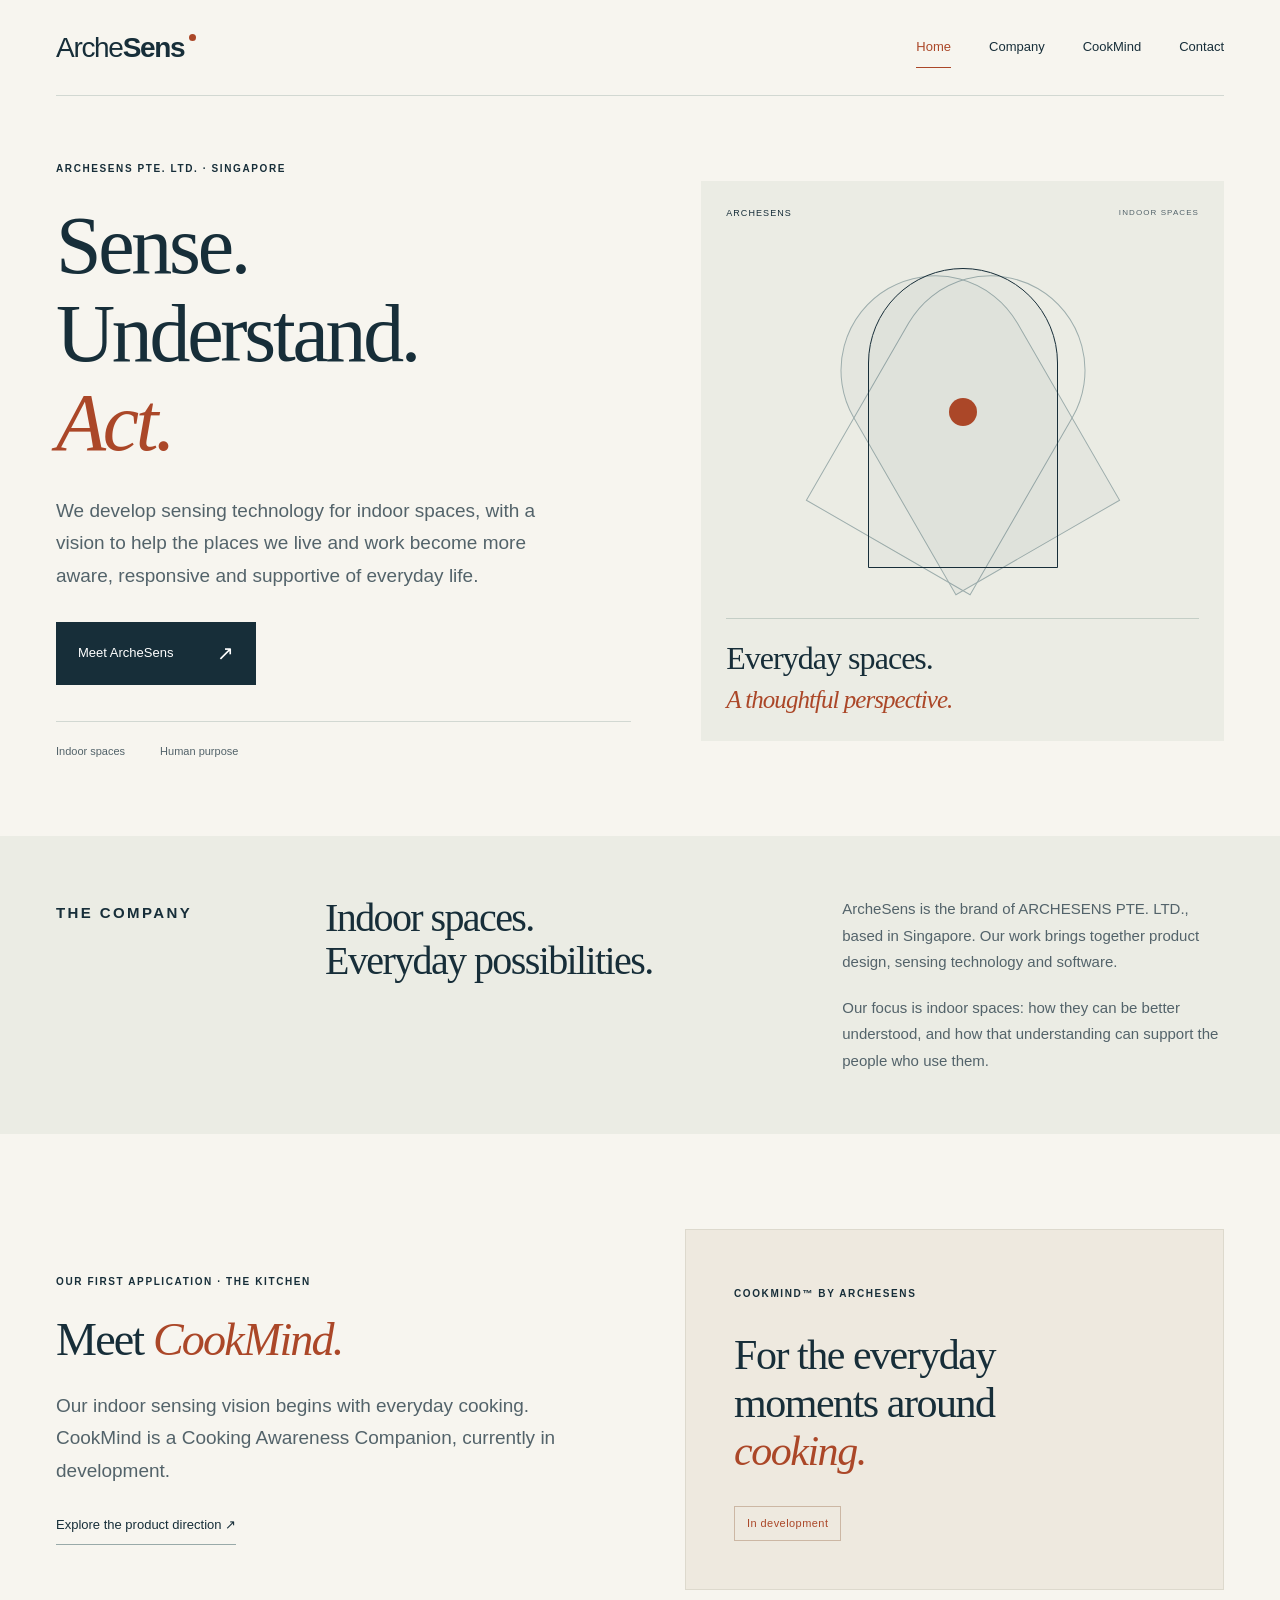
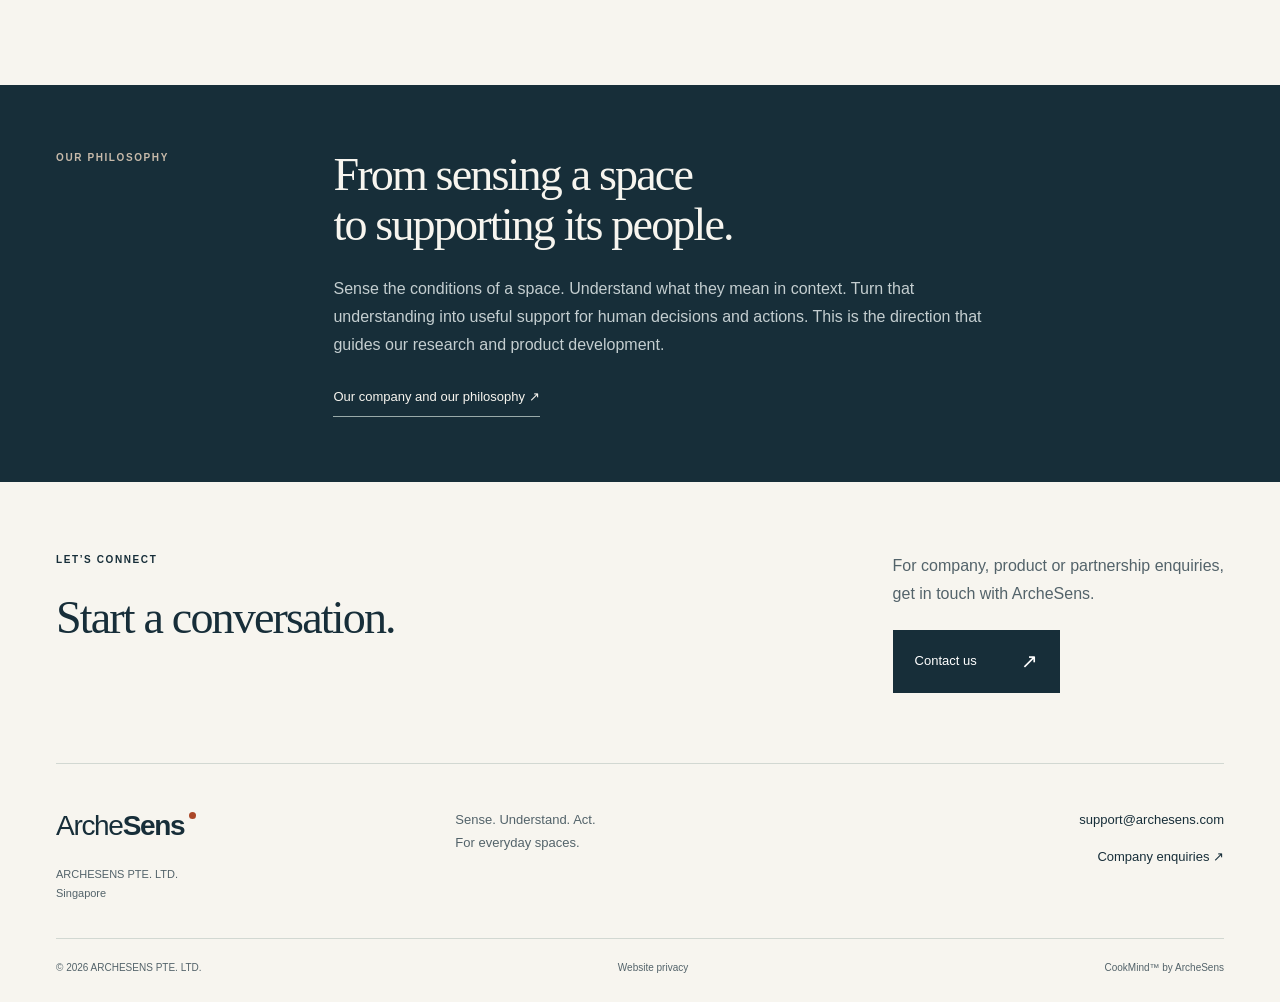
<file: index.html>
<!doctype html><html lang="en"><head><meta charset="utf-8"><meta name="viewport" content="width=device-width,initial-scale=1"><title>Sense. Understand. Act. | ArcheSens</title><meta name="description" content="ARCHESENS PTE. LTD. is a Singapore company developing sensing technology and connected products for indoor spaces."><meta name="theme-color" content="#172e39"><link rel="icon" href="assets/favicon.svg" type="image/svg+xml"><link rel="stylesheet" href="assets/site.css"><script src="assets/site.js" defer></script></head><body><a class="skip" href="#main">Skip to content</a><header class="header wrap"><a class="brand" href="index.html" aria-label="ArcheSens home">Arche<strong>Sens</strong><i></i></a><button class="menu" aria-controls="navigation" aria-expanded="false">Menu <span aria-hidden="true">+</span></button><nav id="navigation" aria-label="Main navigation"><a href="index.html" aria-current="page">Home</a><a href="about.html">Company</a><a href="cookmind.html">CookMind</a><a href="contact.html">Contact</a></nav></header><main id="main">
<section class="wrap hero"><div><p class="eyebrow">ARCHESENS PTE. LTD. · SINGAPORE</p><h1>Sense.<br>Understand.<br><em>Act.</em></h1><p class="lead">We develop sensing technology for indoor spaces, with a vision to help the places we live and work become more aware, responsive and supportive of everyday life.</p><a class="button" href="about.html">Meet ArcheSens <span aria-hidden="true">↗</span></a><div class="hero-caption">Indoor spaces <span>Human purpose</span></div></div><div class="brand-art" aria-label="Abstract editorial artwork for ArcheSens, not a product illustration" role="img"><div class="art-label">ARCHESENS <span>INDOOR SPACES</span></div><div class="art-shape" aria-hidden="true"><span></span><span></span><span></span><b></b></div><div class="art-bottom">Everyday spaces.<br><em>A thoughtful perspective.</em></div></div></section>
<section class="band"><div class="wrap intro"><p class="eyebrow">THE COMPANY</p><h2>Indoor spaces.<br>Everyday possibilities.</h2><div><p>ArcheSens is the brand of ARCHESENS PTE. LTD., based in Singapore. Our work brings together product design, sensing technology and software.</p><p>Our focus is indoor spaces: how they can be better understood, and how that understanding can support the people who use them.</p></div></div></section>
<section class="wrap product"><div><p class="eyebrow">OUR FIRST APPLICATION · THE KITCHEN</p><h2>Meet <em>CookMind.</em></h2><p class="lead">Our indoor sensing vision begins with everyday cooking. CookMind is a Cooking Awareness Companion, currently in development.</p><a class="text-link" href="cookmind.html">Explore the product direction ↗</a></div><div class="product-type"><span class="eyebrow">COOKMIND™ BY ARCHESENS</span><p>For the everyday<br>moments around<br><em>cooking.</em></p><span class="status">In development</span></div></section>
<section class="dark"><div class="wrap story"><p class="eyebrow">OUR PHILOSOPHY</p><div><h2>From sensing a space<br>to supporting its people.</h2><p>Sense the conditions of a space. Understand what they mean in context. Turn that understanding into useful support for human decisions and actions. This is the direction that guides our research and product development.</p><a class="text-link" href="about.html">Our company and our philosophy ↗</a></div></div></section><section class="wrap closing"><div><p class="eyebrow">LET’S CONNECT</p><h2>Start a conversation.</h2></div><div><p>For company, product or partnership enquiries,<br>get in touch with ArcheSens.</p><a class="button" href="contact.html">Contact us <span aria-hidden="true">↗</span></a></div></section></main><footer class="wrap"><div class="footer-main"><div><a class="brand" href="index.html">Arche<strong>Sens</strong><i></i></a><p>ARCHESENS PTE. LTD.<br>Singapore</p></div><p>Sense. Understand. Act.<br>For everyday spaces.</p><div><a href="mailto:support@archesens.com">support@archesens.com</a><a href="contact.html">Company enquiries ↗</a></div></div><div class="footer-base"><span>© 2026 ARCHESENS PTE. LTD.</span><a href="privacy.html">Website privacy</a><span>CookMind™ by ArcheSens</span></div></footer></body></html>
</file>
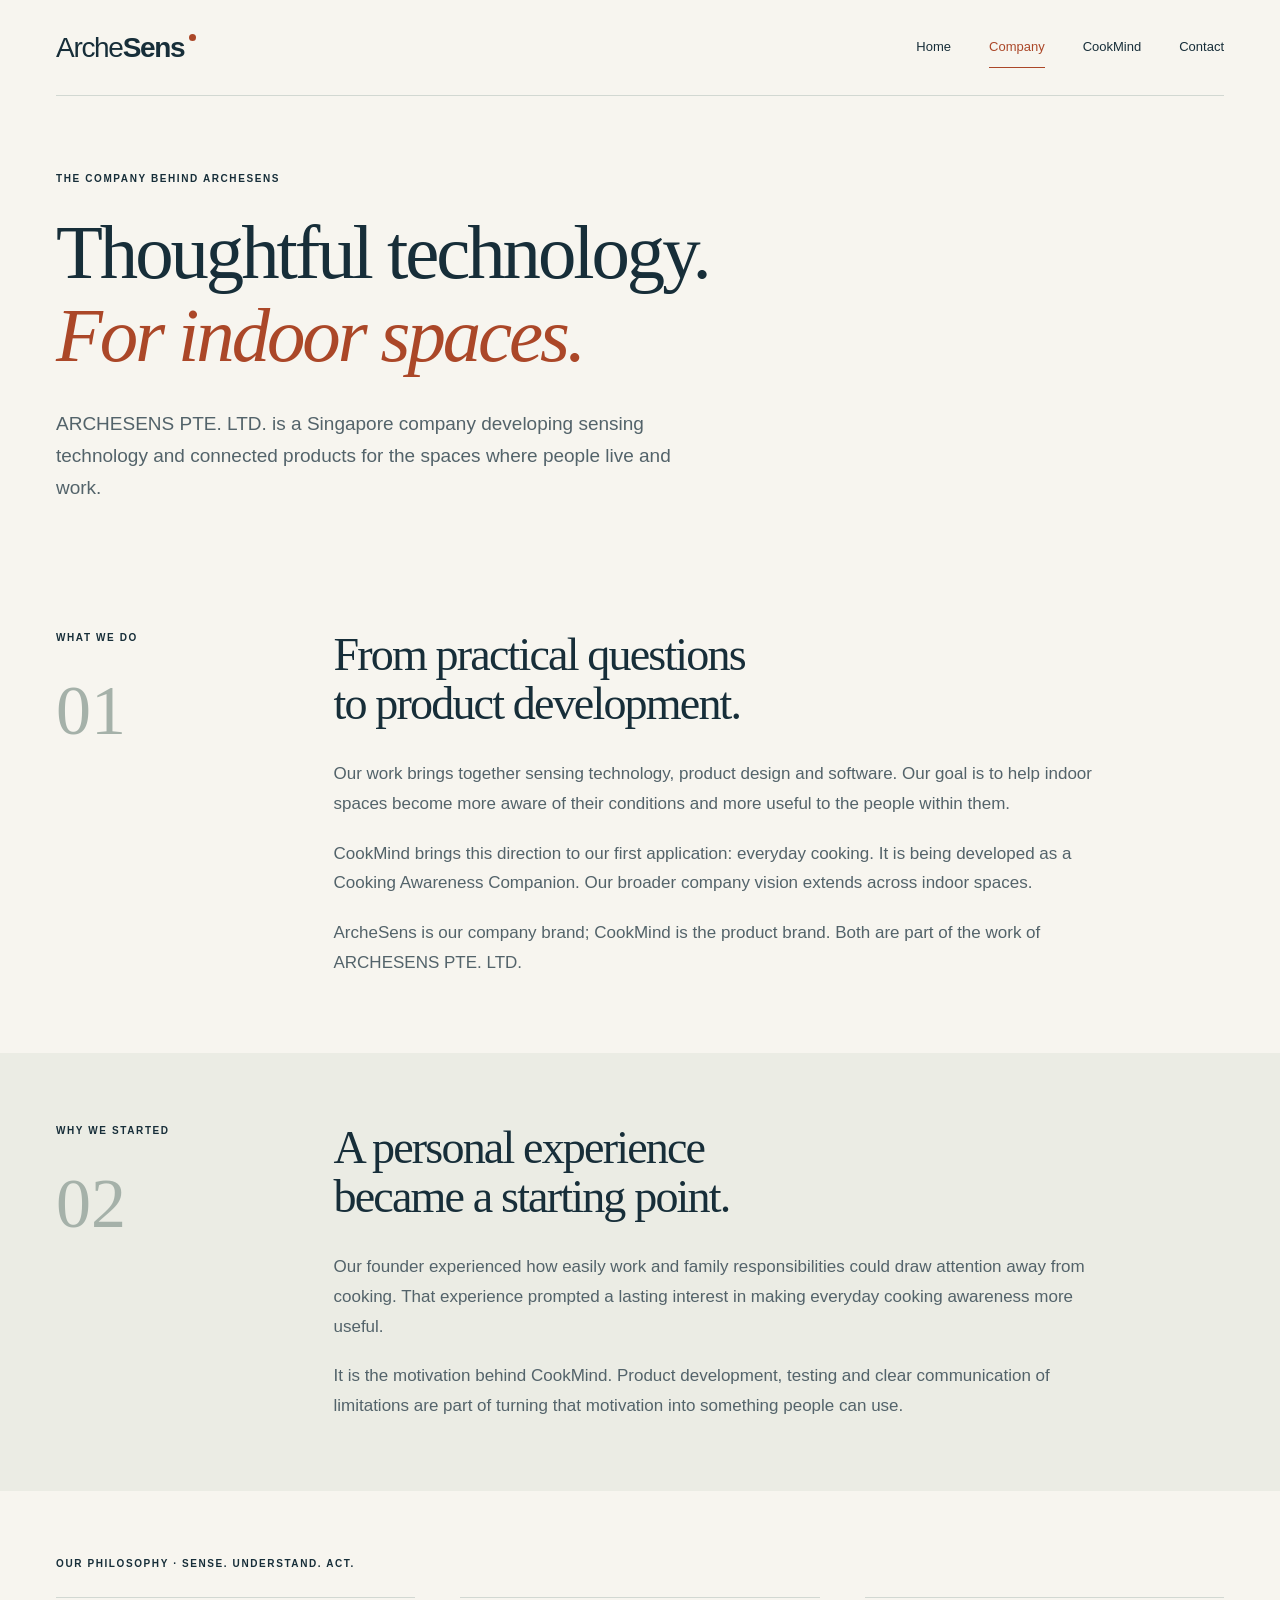
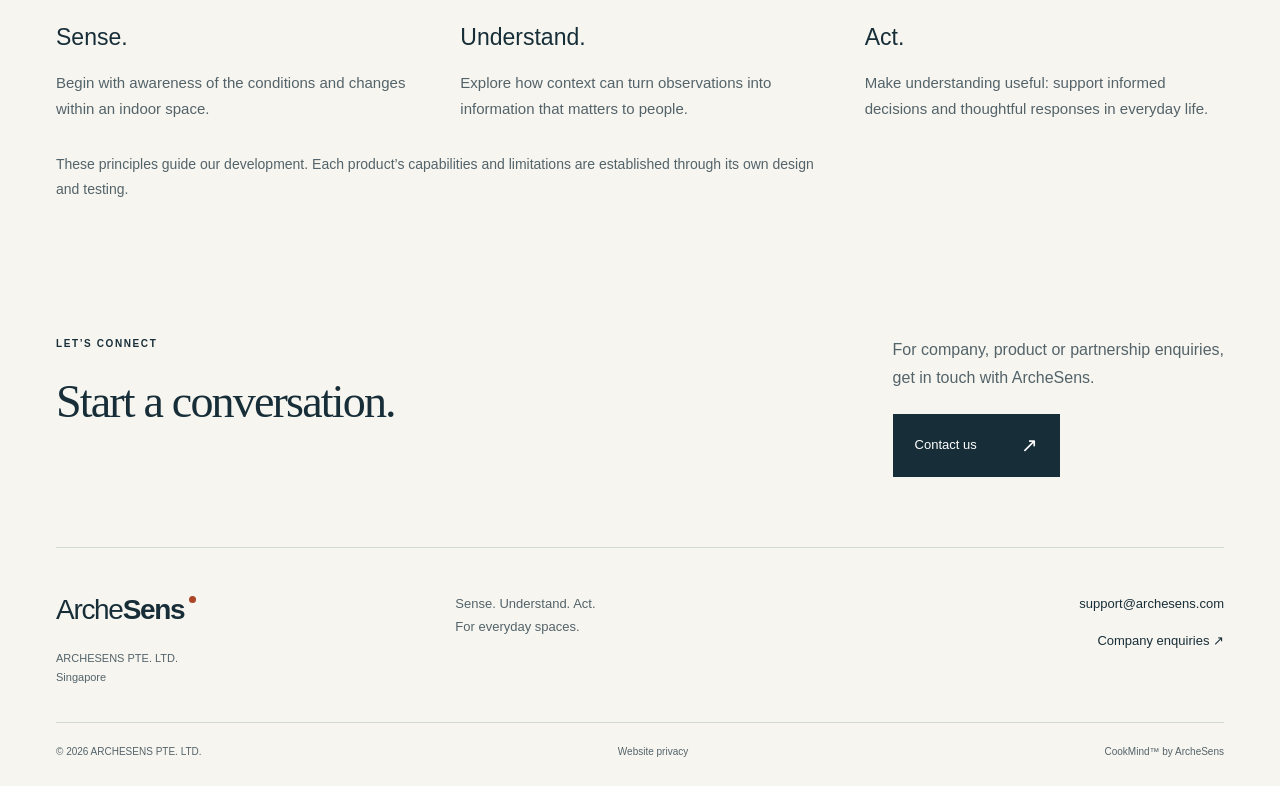
<file: about.html>
<!doctype html><html lang="en"><head><meta charset="utf-8"><meta name="viewport" content="width=device-width,initial-scale=1"><title>Company | ArcheSens</title><meta name="description" content="Learn about ARCHESENS PTE. LTD., the Singapore company behind ArcheSens and CookMind."><meta name="theme-color" content="#172e39"><link rel="icon" href="assets/favicon.svg" type="image/svg+xml"><link rel="stylesheet" href="assets/site.css"><script src="assets/site.js" defer></script></head><body><a class="skip" href="#main">Skip to content</a><header class="header wrap"><a class="brand" href="index.html" aria-label="ArcheSens home">Arche<strong>Sens</strong><i></i></a><button class="menu" aria-controls="navigation" aria-expanded="false">Menu <span aria-hidden="true">+</span></button><nav id="navigation" aria-label="Main navigation"><a href="index.html">Home</a><a href="about.html" aria-current="page">Company</a><a href="cookmind.html">CookMind</a><a href="contact.html">Contact</a></nav></header><main id="main">
<section class="wrap page-hero"><p class="eyebrow">THE COMPANY BEHIND ARCHESENS</p><h1>Thoughtful technology.<br><em>For indoor spaces.</em></h1><p class="lead">ARCHESENS PTE. LTD. is a Singapore company developing sensing technology and connected products for the spaces where people live and work.</p></section>
<section class="wrap editorial"><aside><p class="eyebrow">WHAT WE DO</p><span class="section-no">01</span></aside><div><h2>From practical questions<br>to product development.</h2><p>Our work brings together sensing technology, product design and software. Our goal is to help indoor spaces become more aware of their conditions and more useful to the people within them.</p><p>CookMind brings this direction to our first application: everyday cooking. It is being developed as a Cooking Awareness Companion. Our broader company vision extends across indoor spaces.</p><p>ArcheSens is our company brand; CookMind is the product brand. Both are part of the work of ARCHESENS PTE. LTD.</p></div></section>
<section class="band"><div class="wrap editorial"><aside><p class="eyebrow">WHY WE STARTED</p><span class="section-no">02</span></aside><div><h2>A personal experience<br>became a starting point.</h2><p>Our founder experienced how easily work and family responsibilities could draw attention away from cooking. That experience prompted a lasting interest in making everyday cooking awareness more useful.</p><p>It is the motivation behind CookMind. Product development, testing and clear communication of limitations are part of turning that motivation into something people can use.</p></div></div></section>
<section class="wrap principles"><p class="eyebrow">OUR PHILOSOPHY · SENSE. UNDERSTAND. ACT.</p><div class="columns"><article><h3>Sense.</h3><p>Begin with awareness of the conditions and changes within an indoor space.</p></article><article><h3>Understand.</h3><p>Explore how context can turn observations into information that matters to people.</p></article><article><h3>Act.</h3><p>Make understanding useful: support informed decisions and thoughtful responses in everyday life.</p></article></div><p class="philosophy-note">These principles guide our development. Each product’s capabilities and limitations are established through its own design and testing.</p></section><section class="wrap closing"><div><p class="eyebrow">LET’S CONNECT</p><h2>Start a conversation.</h2></div><div><p>For company, product or partnership enquiries,<br>get in touch with ArcheSens.</p><a class="button" href="contact.html">Contact us <span aria-hidden="true">↗</span></a></div></section></main><footer class="wrap"><div class="footer-main"><div><a class="brand" href="index.html">Arche<strong>Sens</strong><i></i></a><p>ARCHESENS PTE. LTD.<br>Singapore</p></div><p>Sense. Understand. Act.<br>For everyday spaces.</p><div><a href="mailto:support@archesens.com">support@archesens.com</a><a href="contact.html">Company enquiries ↗</a></div></div><div class="footer-base"><span>© 2026 ARCHESENS PTE. LTD.</span><a href="privacy.html">Website privacy</a><span>CookMind™ by ArcheSens</span></div></footer></body></html>
</file>
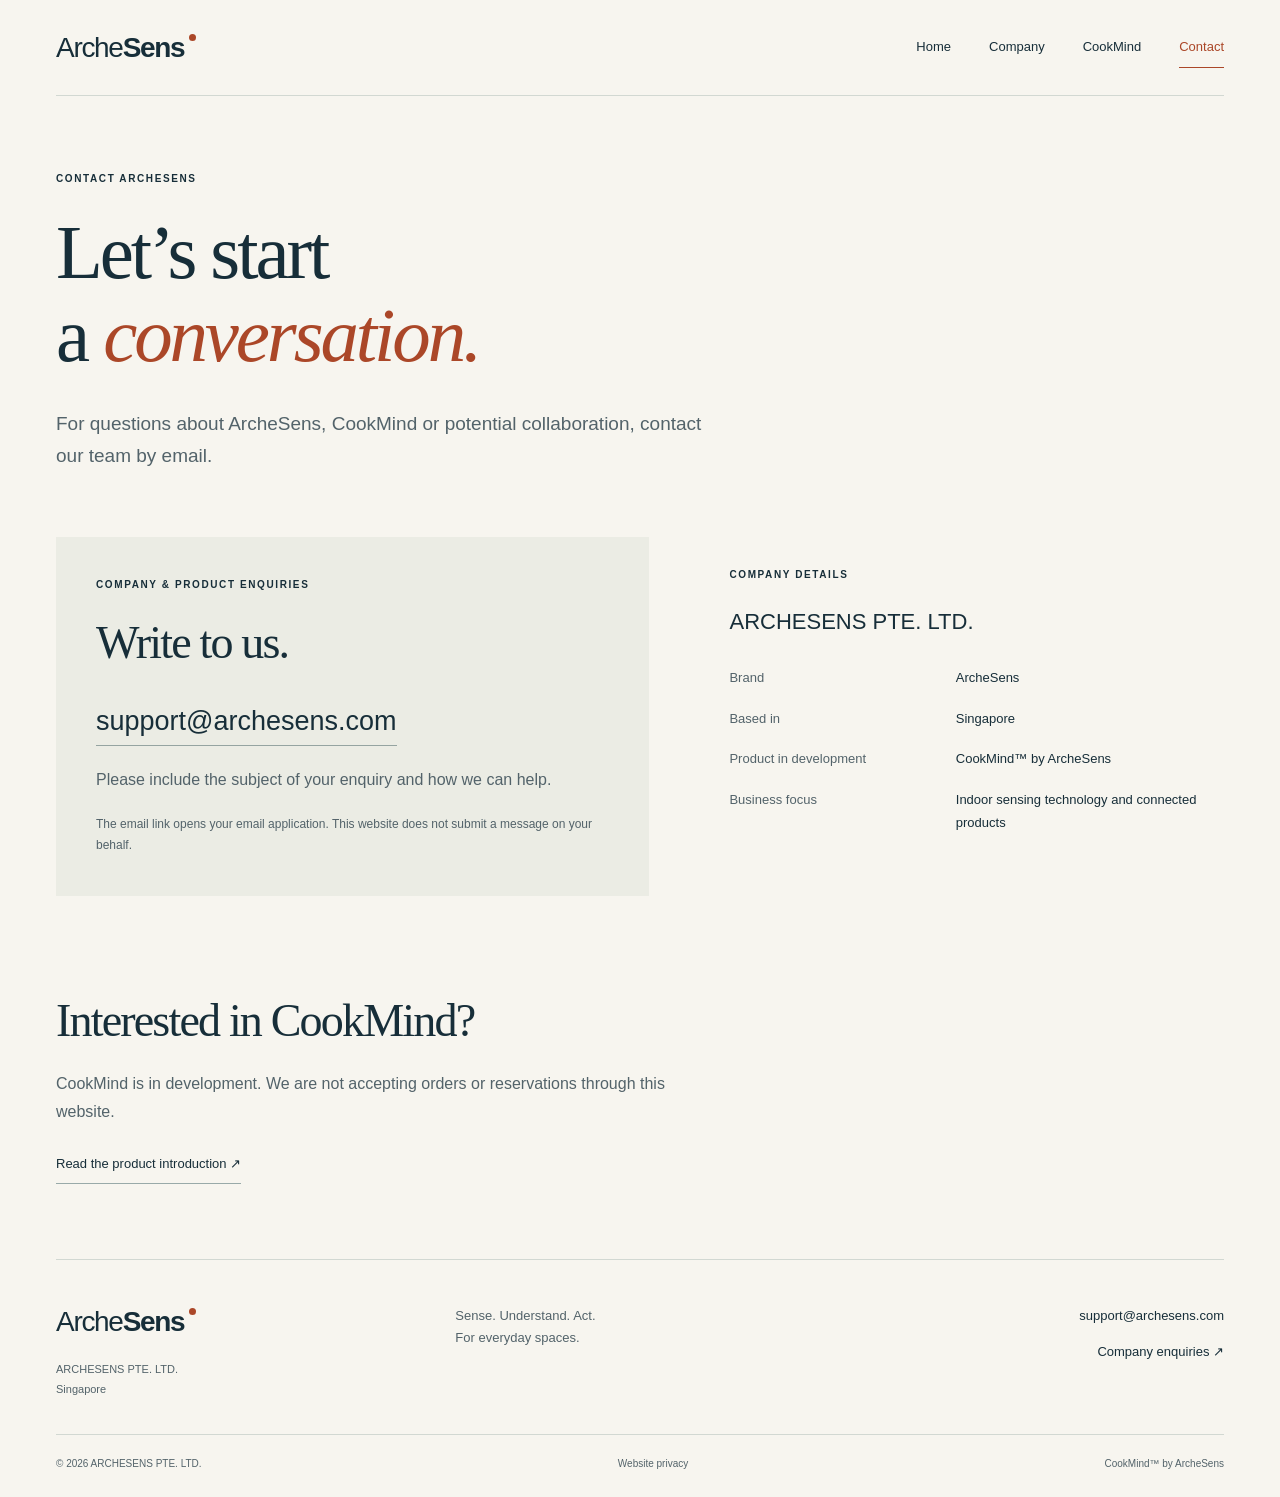
<file: contact.html>
<!doctype html><html lang="en"><head><meta charset="utf-8"><meta name="viewport" content="width=device-width,initial-scale=1"><title>Contact | ArcheSens</title><meta name="description" content="Contact ARCHESENS PTE. LTD. for company, CookMind and partnership enquiries."><meta name="theme-color" content="#172e39"><link rel="icon" href="assets/favicon.svg" type="image/svg+xml"><link rel="stylesheet" href="assets/site.css"><script src="assets/site.js" defer></script></head><body><a class="skip" href="#main">Skip to content</a><header class="header wrap"><a class="brand" href="index.html" aria-label="ArcheSens home">Arche<strong>Sens</strong><i></i></a><button class="menu" aria-controls="navigation" aria-expanded="false">Menu <span aria-hidden="true">+</span></button><nav id="navigation" aria-label="Main navigation"><a href="index.html">Home</a><a href="about.html">Company</a><a href="cookmind.html">CookMind</a><a href="contact.html" aria-current="page">Contact</a></nav></header><main id="main">
<section class="wrap page-hero"><p class="eyebrow">CONTACT ARCHESENS</p><h1>Let’s start<br>a <em>conversation.</em></h1><p class="lead">For questions about ArcheSens, CookMind or potential collaboration, contact our team by email.</p></section>
<section class="wrap contact-grid"><div class="contact-panel"><p class="eyebrow">COMPANY &amp; PRODUCT ENQUIRIES</p><h2>Write to us.</h2><a class="email-link" href="mailto:support@archesens.com">support@archesens.com</a><p>Please include the subject of your enquiry and how we can help.</p><p class="small">The email link opens your email application. This website does not submit a message on your behalf.</p></div><div class="company-details"><p class="eyebrow">COMPANY DETAILS</p><h3>ARCHESENS PTE. LTD.</h3><dl><dt>Brand</dt><dd>ArcheSens</dd><dt>Based in</dt><dd>Singapore</dd><dt>Product in development</dt><dd>CookMind™ by ArcheSens</dd><dt>Business focus</dt><dd>Indoor sensing technology and connected products</dd></dl></div></section>
<section class="wrap contact-bottom"><h2>Interested in CookMind?</h2><p>CookMind is in development. We are not accepting orders or reservations through this website.</p><a class="text-link" href="cookmind.html">Read the product introduction ↗</a></section></main><footer class="wrap"><div class="footer-main"><div><a class="brand" href="index.html">Arche<strong>Sens</strong><i></i></a><p>ARCHESENS PTE. LTD.<br>Singapore</p></div><p>Sense. Understand. Act.<br>For everyday spaces.</p><div><a href="mailto:support@archesens.com">support@archesens.com</a><a href="contact.html">Company enquiries ↗</a></div></div><div class="footer-base"><span>© 2026 ARCHESENS PTE. LTD.</span><a href="privacy.html">Website privacy</a><span>CookMind™ by ArcheSens</span></div></footer></body></html>
</file>
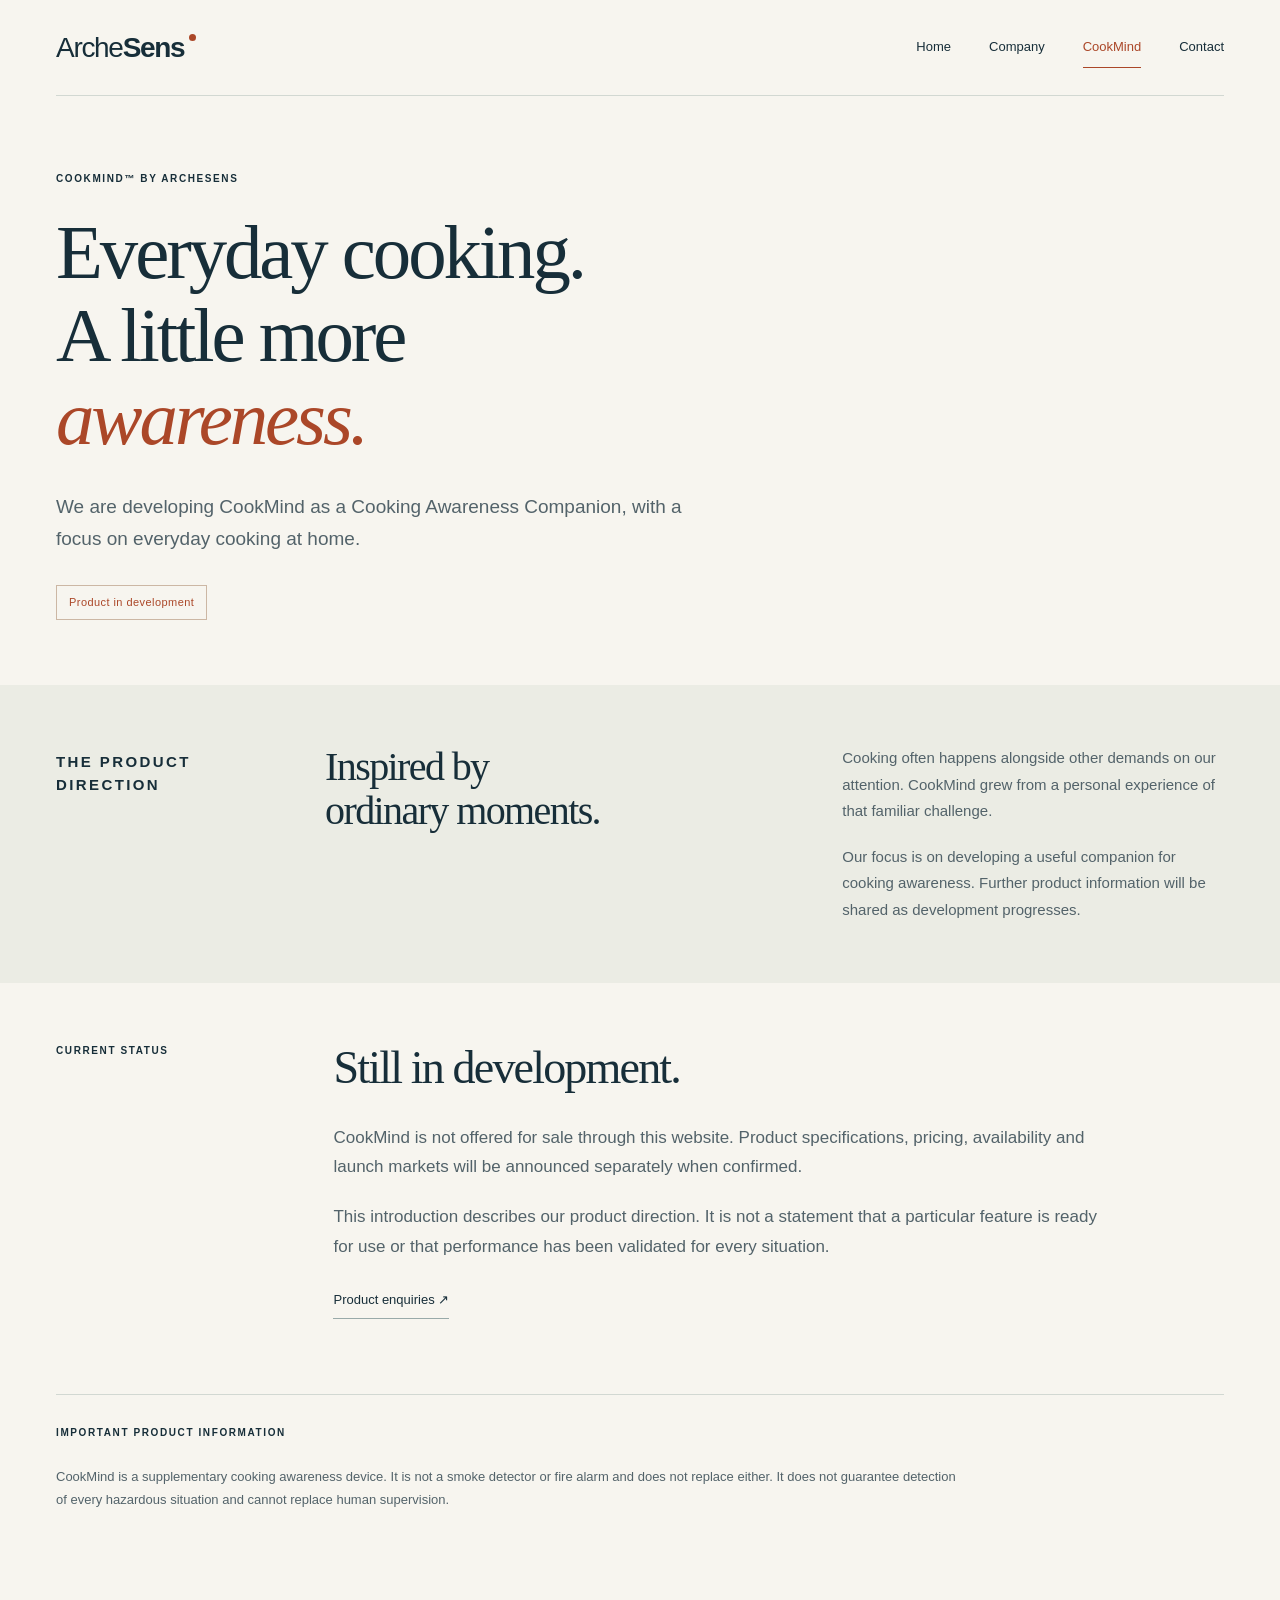
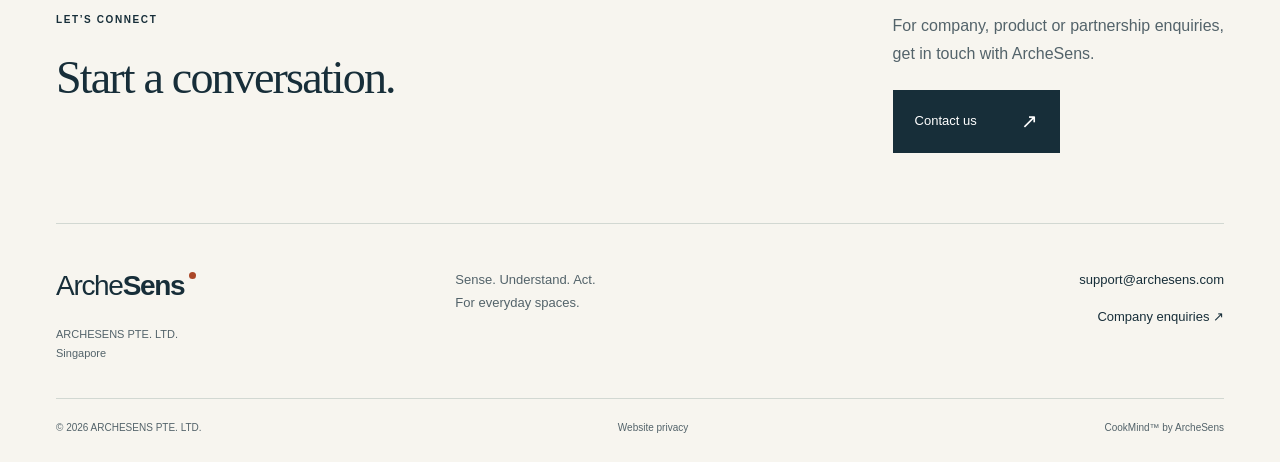
<file: cookmind.html>
<!doctype html><html lang="en"><head><meta charset="utf-8"><meta name="viewport" content="width=device-width,initial-scale=1"><title>CookMind™ — Cooking Awareness Companion | ArcheSens</title><meta name="description" content="CookMind by ArcheSens is a Cooking Awareness Companion in development, with a focus on everyday home cooking."><meta name="theme-color" content="#172e39"><link rel="icon" href="assets/favicon.svg" type="image/svg+xml"><link rel="stylesheet" href="assets/site.css"><script src="assets/site.js" defer></script></head><body><a class="skip" href="#main">Skip to content</a><header class="header wrap"><a class="brand" href="index.html" aria-label="ArcheSens home">Arche<strong>Sens</strong><i></i></a><button class="menu" aria-controls="navigation" aria-expanded="false">Menu <span aria-hidden="true">+</span></button><nav id="navigation" aria-label="Main navigation"><a href="index.html">Home</a><a href="about.html">Company</a><a href="cookmind.html" aria-current="page">CookMind</a><a href="contact.html">Contact</a></nav></header><main id="main">
<section class="wrap page-hero"><p class="eyebrow">COOKMIND™ BY ARCHESENS</p><h1>Everyday cooking.<br>A little more<br><em>awareness.</em></h1><p class="lead">We are developing CookMind as a Cooking Awareness Companion, with a focus on everyday cooking at home.</p><span class="status">Product in development</span></section>
<section class="band"><div class="wrap intro"><p class="eyebrow">THE PRODUCT DIRECTION</p><h2>Inspired by<br>ordinary moments.</h2><div><p>Cooking often happens alongside other demands on our attention. CookMind grew from a personal experience of that familiar challenge.</p><p>Our focus is on developing a useful companion for cooking awareness. Further product information will be shared as development progresses.</p></div></div></section>
<section class="wrap editorial"><aside><p class="eyebrow">CURRENT STATUS</p></aside><div><h2>Still in development.</h2><p>CookMind is not offered for sale through this website. Product specifications, pricing, availability and launch markets will be announced separately when confirmed.</p><p>This introduction describes our product direction. It is not a statement that a particular feature is ready for use or that performance has been validated for every situation.</p><a class="text-link" href="contact.html">Product enquiries ↗</a></div></section>
<section class="wrap product-note"><p class="eyebrow">IMPORTANT PRODUCT INFORMATION</p><p>CookMind is a supplementary cooking awareness device. It is not a smoke detector or fire alarm and does not replace either. It does not guarantee detection of every hazardous situation and cannot replace human supervision.</p></section><section class="wrap closing"><div><p class="eyebrow">LET’S CONNECT</p><h2>Start a conversation.</h2></div><div><p>For company, product or partnership enquiries,<br>get in touch with ArcheSens.</p><a class="button" href="contact.html">Contact us <span aria-hidden="true">↗</span></a></div></section></main><footer class="wrap"><div class="footer-main"><div><a class="brand" href="index.html">Arche<strong>Sens</strong><i></i></a><p>ARCHESENS PTE. LTD.<br>Singapore</p></div><p>Sense. Understand. Act.<br>For everyday spaces.</p><div><a href="mailto:support@archesens.com">support@archesens.com</a><a href="contact.html">Company enquiries ↗</a></div></div><div class="footer-base"><span>© 2026 ARCHESENS PTE. LTD.</span><a href="privacy.html">Website privacy</a><span>CookMind™ by ArcheSens</span></div></footer></body></html>
</file>
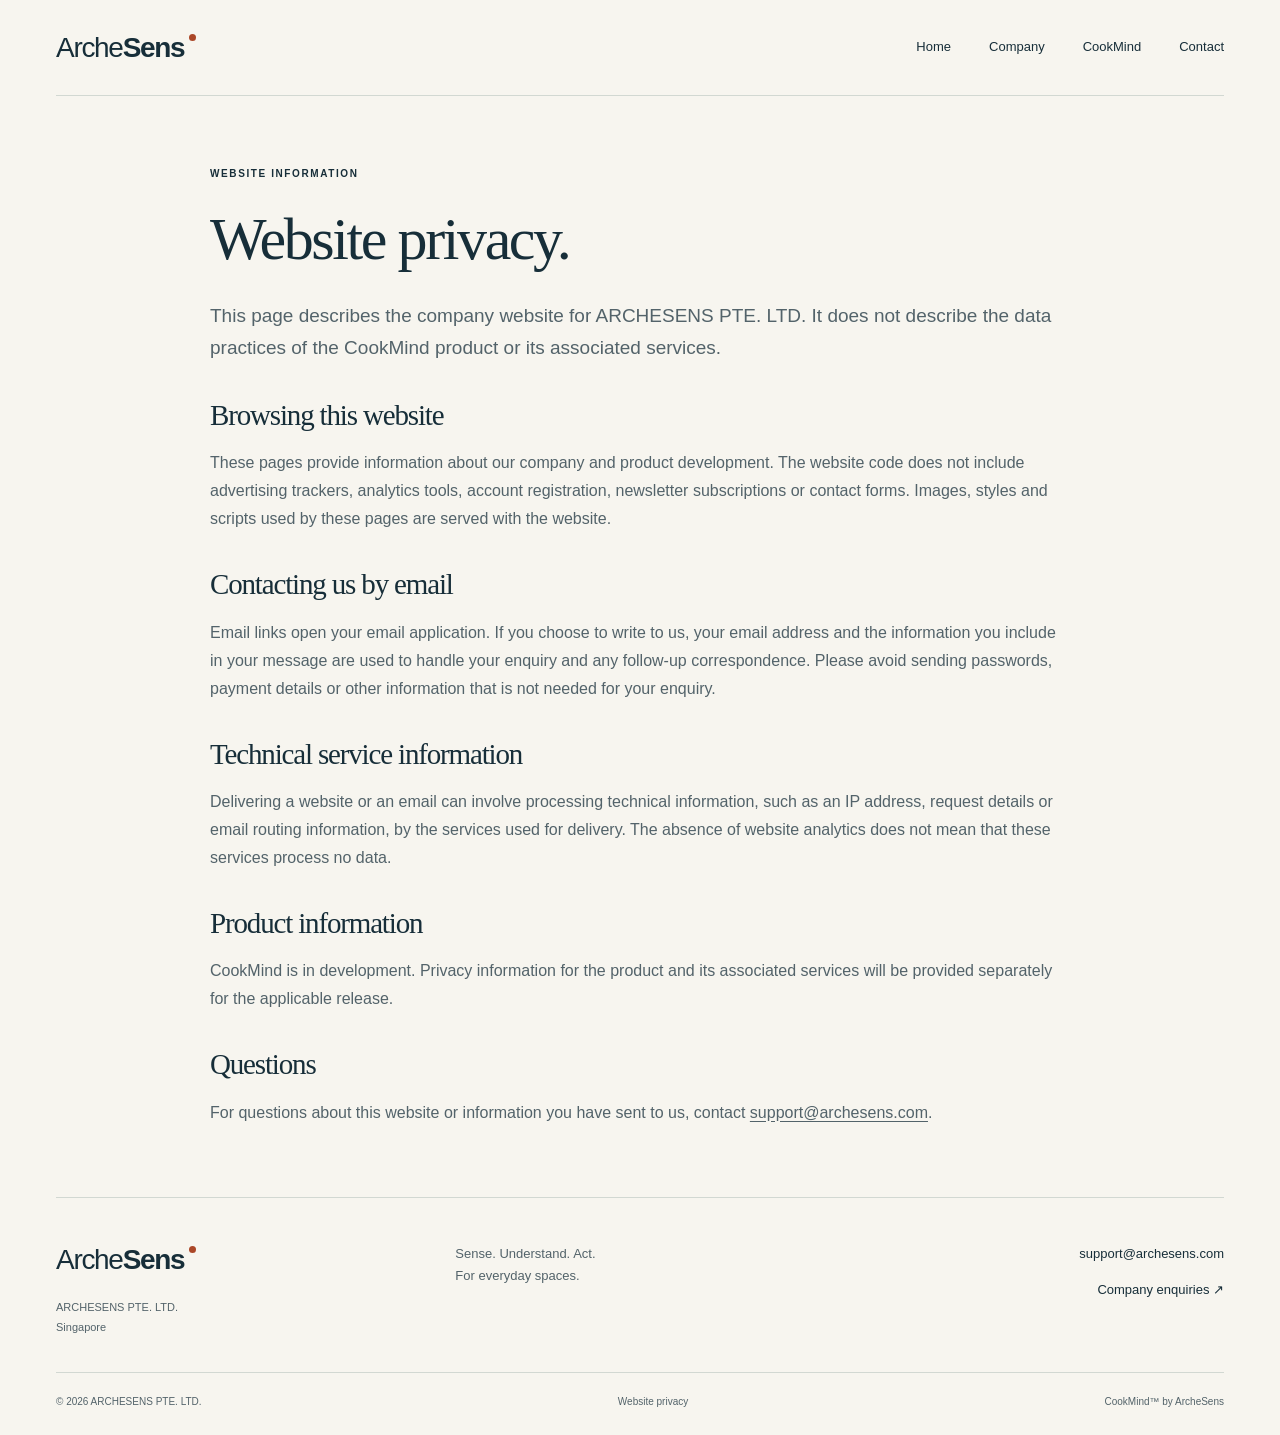
<file: privacy.html>
<!doctype html><html lang="en"><head><meta charset="utf-8"><meta name="viewport" content="width=device-width,initial-scale=1"><title>Website privacy | ArcheSens</title><meta name="description" content="Information about the ArcheSens company website and contact by email."><meta name="theme-color" content="#172e39"><link rel="icon" href="assets/favicon.svg" type="image/svg+xml"><link rel="stylesheet" href="assets/site.css"><script src="assets/site.js" defer></script></head><body><a class="skip" href="#main">Skip to content</a><header class="header wrap"><a class="brand" href="index.html" aria-label="ArcheSens home">Arche<strong>Sens</strong><i></i></a><button class="menu" aria-controls="navigation" aria-expanded="false">Menu <span aria-hidden="true">+</span></button><nav id="navigation" aria-label="Main navigation"><a href="index.html">Home</a><a href="about.html">Company</a><a href="cookmind.html">CookMind</a><a href="contact.html">Contact</a></nav></header><main id="main">
<section class="wrap legal"><p class="eyebrow">WEBSITE INFORMATION</p><h1>Website privacy.</h1><p class="lead">This page describes the company website for ARCHESENS PTE. LTD. It does not describe the data practices of the CookMind product or its associated services.</p><h2>Browsing this website</h2><p>These pages provide information about our company and product development. The website code does not include advertising trackers, analytics tools, account registration, newsletter subscriptions or contact forms. Images, styles and scripts used by these pages are served with the website.</p><h2>Contacting us by email</h2><p>Email links open your email application. If you choose to write to us, your email address and the information you include in your message are used to handle your enquiry and any follow-up correspondence. Please avoid sending passwords, payment details or other information that is not needed for your enquiry.</p><h2>Technical service information</h2><p>Delivering a website or an email can involve processing technical information, such as an IP address, request details or email routing information, by the services used for delivery. The absence of website analytics does not mean that these services process no data.</p><h2>Product information</h2><p>CookMind is in development. Privacy information for the product and its associated services will be provided separately for the applicable release.</p><h2>Questions</h2><p>For questions about this website or information you have sent to us, contact <a href="mailto:support@archesens.com">support@archesens.com</a>.</p></section></main><footer class="wrap"><div class="footer-main"><div><a class="brand" href="index.html">Arche<strong>Sens</strong><i></i></a><p>ARCHESENS PTE. LTD.<br>Singapore</p></div><p>Sense. Understand. Act.<br>For everyday spaces.</p><div><a href="mailto:support@archesens.com">support@archesens.com</a><a href="contact.html">Company enquiries ↗</a></div></div><div class="footer-base"><span>© 2026 ARCHESENS PTE. LTD.</span><a href="privacy.html">Website privacy</a><span>CookMind™ by ArcheSens</span></div></footer></body></html>
</file>
<file: assets/site.css>
:root{--ink:#172e39;--muted:#53636a;--paper:#f7f5ef;--sand:#ebece4;--line:#d2d8d2;--accent:#ab4728}*{box-sizing:border-box}html{scroll-behavior:smooth}body{margin:0;background:var(--paper);color:var(--ink);font:16px/1.75 Arial,Helvetica,sans-serif}a{color:inherit;text-decoration:none}button{font:inherit}a:focus-visible,button:focus-visible{outline:3px solid var(--accent);outline-offset:5px}h1,h2,h3,p{margin:0}h1,h2{font:400 clamp(36px,3.6vw,54px)/1.08 Georgia,serif;letter-spacing:-.04em}h1{font-size:clamp(50px,6.4vw,90px)}h3{font-size:23px;font-weight:400;line-height:1.3}em{font-weight:400;color:var(--accent)}p{color:var(--muted)}p+p{margin-top:20px}.wrap{max-width:1280px;width:calc(100% - 112px);margin:auto}.eyebrow{font-size:10px;font-weight:600;letter-spacing:.16em;color:var(--ink);margin-bottom:26px;line-height:1.5}.lead{font-size:19px;max-width:570px;line-height:1.7}.header{padding:28px 0;display:flex;align-items:center;justify-content:space-between;border-bottom:1px solid var(--line)}.brand{font-size:28px;letter-spacing:-1.3px;line-height:1.2;white-space:nowrap}.brand i{display:inline-block;width:7px;height:7px;background:var(--accent);border-radius:50%;margin:3px 0 0 5px;vertical-align:top}nav{display:flex;gap:38px;font-size:13px}nav a{padding:8px 0}nav a[aria-current],nav a:hover{color:var(--accent)}nav a[aria-current]{box-shadow:0 1px var(--accent)}.menu{display:none}.skip{position:fixed;top:-100px;left:20px;padding:12px;background:white;z-index:30}.skip:focus{top:10px}.hero{display:grid;grid-template-columns:1.1fr 1fr;gap:70px;padding-block:65px 75px;align-items:center}.hero .lead{margin-top:28px;max-width:480px}.button{display:inline-flex;align-items:center;justify-content:space-between;gap:44px;background:var(--ink);color:white;padding:14px 22px;font-size:13px;min-height:50px;margin-top:30px}.button:hover{background:#2e4c58}.button span{font-size:20px}.hero-caption{border-top:1px solid var(--line);padding-top:20px;margin-top:36px;font-size:11px;color:var(--muted);display:flex;gap:35px}.brand-art{background:var(--sand);min-height:560px;padding:25px;display:flex;flex-direction:column;justify-content:space-between;overflow:hidden;position:relative}.art-label{font-size:9px;letter-spacing:.12em;display:flex;justify-content:space-between;gap:20px}.art-label span{font-size:8px;color:var(--muted)}.art-shape{height:320px;position:relative;width:100%;margin-top:15px}.art-shape span{position:absolute;height:300px;width:190px;border:1px solid #9eaead;border-radius:120px 120px 0 0;left:50%;top:0;transform:translateX(-50%) rotate(30deg)}.art-shape span:nth-child(2){transform:translateX(-50%) rotate(-30deg);background:#172e3908}.art-shape span:nth-child(3){transform:translateX(-50%);border-color:#172e39;background:#172e3906}.art-shape b{position:absolute;width:28px;height:28px;border-radius:50%;background:var(--accent);top:130px;left:calc(50% - 14px)}.art-bottom{border-top:1px solid #c4cec6;padding-top:20px;font:32px/1.2 Georgia,serif;letter-spacing:-.03em}.art-bottom em{font-size:25px}.band{background:var(--sand);padding:60px 0}.intro{display:grid;grid-template-columns:.6fr 1.25fr 1fr;gap:40px}.intro .eyebrow{margin-top:6px}.intro h2{font-size:40px}.intro p{font-size:15px}.product{padding-block:95px;display:grid;grid-template-columns:1fr 1fr;gap:90px;align-items:center}.product .lead{margin-top:25px}.text-link{display:inline-block;font-size:13px;border-bottom:1px solid #99aaa9;padding-bottom:7px;margin-top:27px}.text-link:hover{color:var(--accent)}.product-type{padding:48px;background:#eee9df;border:1px solid #ddd9cd}.product-type>p{font:42px/1.15 Georgia,serif;letter-spacing:-.035em;color:var(--ink);margin-top:25px}.status{display:inline-block;font-size:11px;letter-spacing:.04em;color:var(--accent);padding:7px 12px;border:1px solid #ccb7a4;margin-top:30px}.dark{background:var(--ink);color:var(--paper);padding:65px 0}.dark .eyebrow{color:#c7baaa}.dark p:not(.eyebrow){color:#c4ced0;max-width:660px;margin-top:26px}.story{display:grid;grid-template-columns:.6fr 2.25fr;gap:40px}.closing{padding-block:70px;display:flex;justify-content:space-between;gap:60px}.closing>div:last-child{max-width:480px}.closing .button{margin-top:22px}footer{border-top:1px solid var(--line);padding-top:45px!important;padding-bottom:25px!important}.footer-main{display:grid;grid-template-columns:1fr 1fr 1fr;gap:30px;font-size:13px}.footer-main .brand+p{margin-top:22px;font-size:11px}.footer-main>div:last-child{display:flex;flex-direction:column;gap:14px;align-items:flex-end}.footer-base{border-top:1px solid var(--line);display:flex;justify-content:space-between;gap:20px;font-size:10px;color:var(--muted);margin-top:35px;padding-top:20px}.page-hero{padding-block:75px 65px}.page-hero h1{font-size:clamp(52px,6vw,80px)}.page-hero .lead{margin-top:30px;max-width:650px}.editorial{display:grid;grid-template-columns:.6fr 2.25fr;gap:40px;padding-block:60px 75px}.editorial>div{max-width:780px}.editorial h2{margin-bottom:30px}.editorial p:not(.eyebrow){font-size:17px}.section-no{font:70px Georgia,serif;color:#a5b1a9}.band .editorial{padding-block:10px}.principles{padding-block:65px}.columns{display:grid;grid-template-columns:repeat(3,1fr);gap:45px}.philosophy-note{max-width:780px;margin-top:30px;font-size:14px}.columns article{border-top:1px solid var(--line);padding-top:25px}.columns p{font-size:15px;margin-top:17px}.product-note{border-top:1px solid var(--line);padding-block:30px}.product-note p:last-child{font-size:13px;max-width:900px}.contact-grid{display:grid;grid-template-columns:1.2fr 1fr;gap:80px;padding-bottom:70px}.contact-panel{background:var(--sand);padding:40px}.email-link{font-size:clamp(17px,2.2vw,27px);display:inline-block;border-bottom:1px solid #95a4a1;margin:30px 0 20px;overflow-wrap:anywhere}.contact-panel .small{font-size:12px}.company-details{padding-top:30px}.company-details h3{font-size:22px}dl{display:grid;grid-template-columns:1fr 1.3fr;gap:18px 20px;font-size:13px;margin-top:30px}dt{color:var(--muted)}dd{margin:0}.contact-bottom{padding-block:30px 75px}.contact-bottom p{margin-top:24px;max-width:650px}.legal{max-width:860px;padding-block:70px}.legal h1{font-size:60px}.legal .lead{margin-top:28px;max-width:none}.legal h2{font-size:29px;margin:36px 0 18px}.legal a{text-decoration:underline;text-underline-offset:3px}
@media(max-width:1050px){.wrap{width:calc(100% - 64px)}.hero{gap:35px}.hero h1{font-size:65px}.brand-art{min-height:530px}.intro{gap:25px;grid-template-columns:.5fr 1.2fr 1fr}.intro h2{font-size:33px}.product{gap:40px}.product-type{padding:32px}.product-type>p{font-size:36px}.contact-grid{gap:35px}.contact-panel{padding:28px}.closing{gap:35px}}
@media(max-width:760px){.wrap{width:calc(100% - 40px)}.header{padding:20px 0;position:relative;z-index:10}.brand{font-size:26px}.menu{display:flex;gap:20px;border:0;background:none;color:var(--ink);min-height:44px;align-items:center;font-size:12px}.menu span{font-size:22px}.header nav{display:none;position:absolute;top:100%;left:-20px;right:-20px;padding:18px 28px;background:var(--paper);border-bottom:1px solid var(--line);box-shadow:0 15px 20px #172e3910}.header nav.open{display:grid;gap:5px}.header nav a{min-height:44px;padding:10px 0}.header nav a[aria-current]{box-shadow:none}.hero{grid-template-columns:1fr;padding-block:45px;gap:35px}.hero h1{font-size:clamp(46px,11vw,68px)}.hero .lead,.lead{font-size:17px}.eyebrow{font-size:9px;margin-bottom:22px}.hero-caption{gap:25px}.brand-art{min-height:450px;padding:20px}.art-shape{height:270px}.art-shape span{height:245px;width:155px}.art-shape b{top:108px;width:24px;height:24px;left:calc(50% - 12px)}.art-label{font-size:8px}.art-label span{font-size:7px}.art-bottom{font-size:28px}.art-bottom em{font-size:23px}.intro{grid-template-columns:1fr;gap:20px}.intro h2{font-size:36px}.intro .eyebrow{margin:0}.band{padding-block:45px}.product{grid-template-columns:1fr;gap:35px;padding-block:55px}.product-type{padding:30px}.product-type>p{font-size:36px}.story{grid-template-columns:1fr;gap:15px}.story h2{font-size:36px}.dark{padding-block:45px}.closing{display:block;padding-block:55px}.closing>div:last-child{margin-top:25px}.closing h2{font-size:36px}.footer-main{grid-template-columns:1fr;gap:26px}.footer-main>div:last-child{align-items:flex-start}.footer-base{display:grid;gap:14px}.page-hero{padding-block:45px}.page-hero h1{font-size:50px}.editorial{grid-template-columns:1fr;padding-block:45px;gap:20px}.editorial aside{display:flex;align-items:center;gap:25px}.editorial aside .eyebrow{margin:0}.section-no{font-size:45px}.editorial h2{font-size:34px}.editorial p:not(.eyebrow){font-size:16px}.columns{grid-template-columns:1fr;gap:28px}.principles{padding-block:45px}.contact-grid{grid-template-columns:1fr;gap:25px;padding-bottom:45px}.contact-panel{padding:25px}.company-details{padding-top:5px}dl{grid-template-columns:1fr 1.2fr;gap:16px;font-size:12px}.contact-bottom{padding-block:25px 50px}.contact-bottom h2{font-size:34px}.legal{padding-block:45px}.legal h1{font-size:46px}.legal h2{font-size:28px}.legal .lead{font-size:17px}}
@media(prefers-reduced-motion:reduce){html{scroll-behavior:auto}}
</file>
